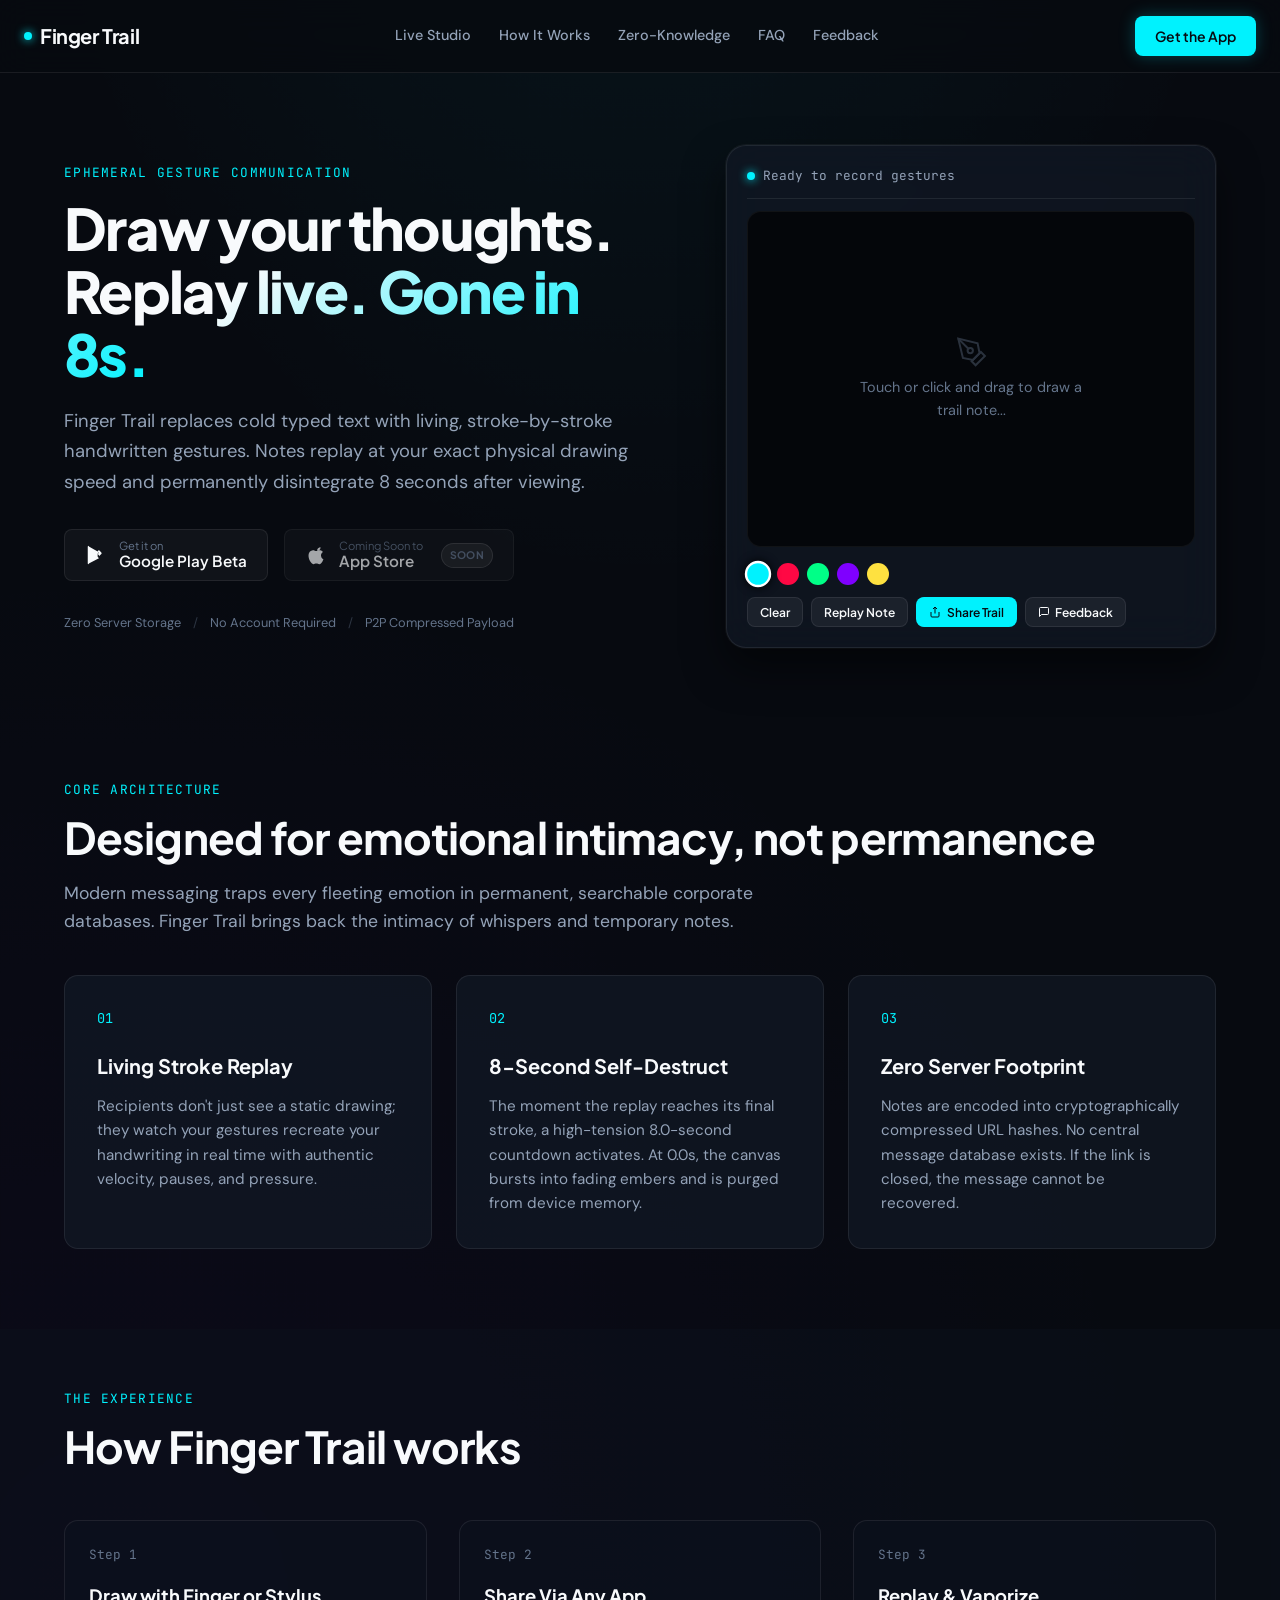
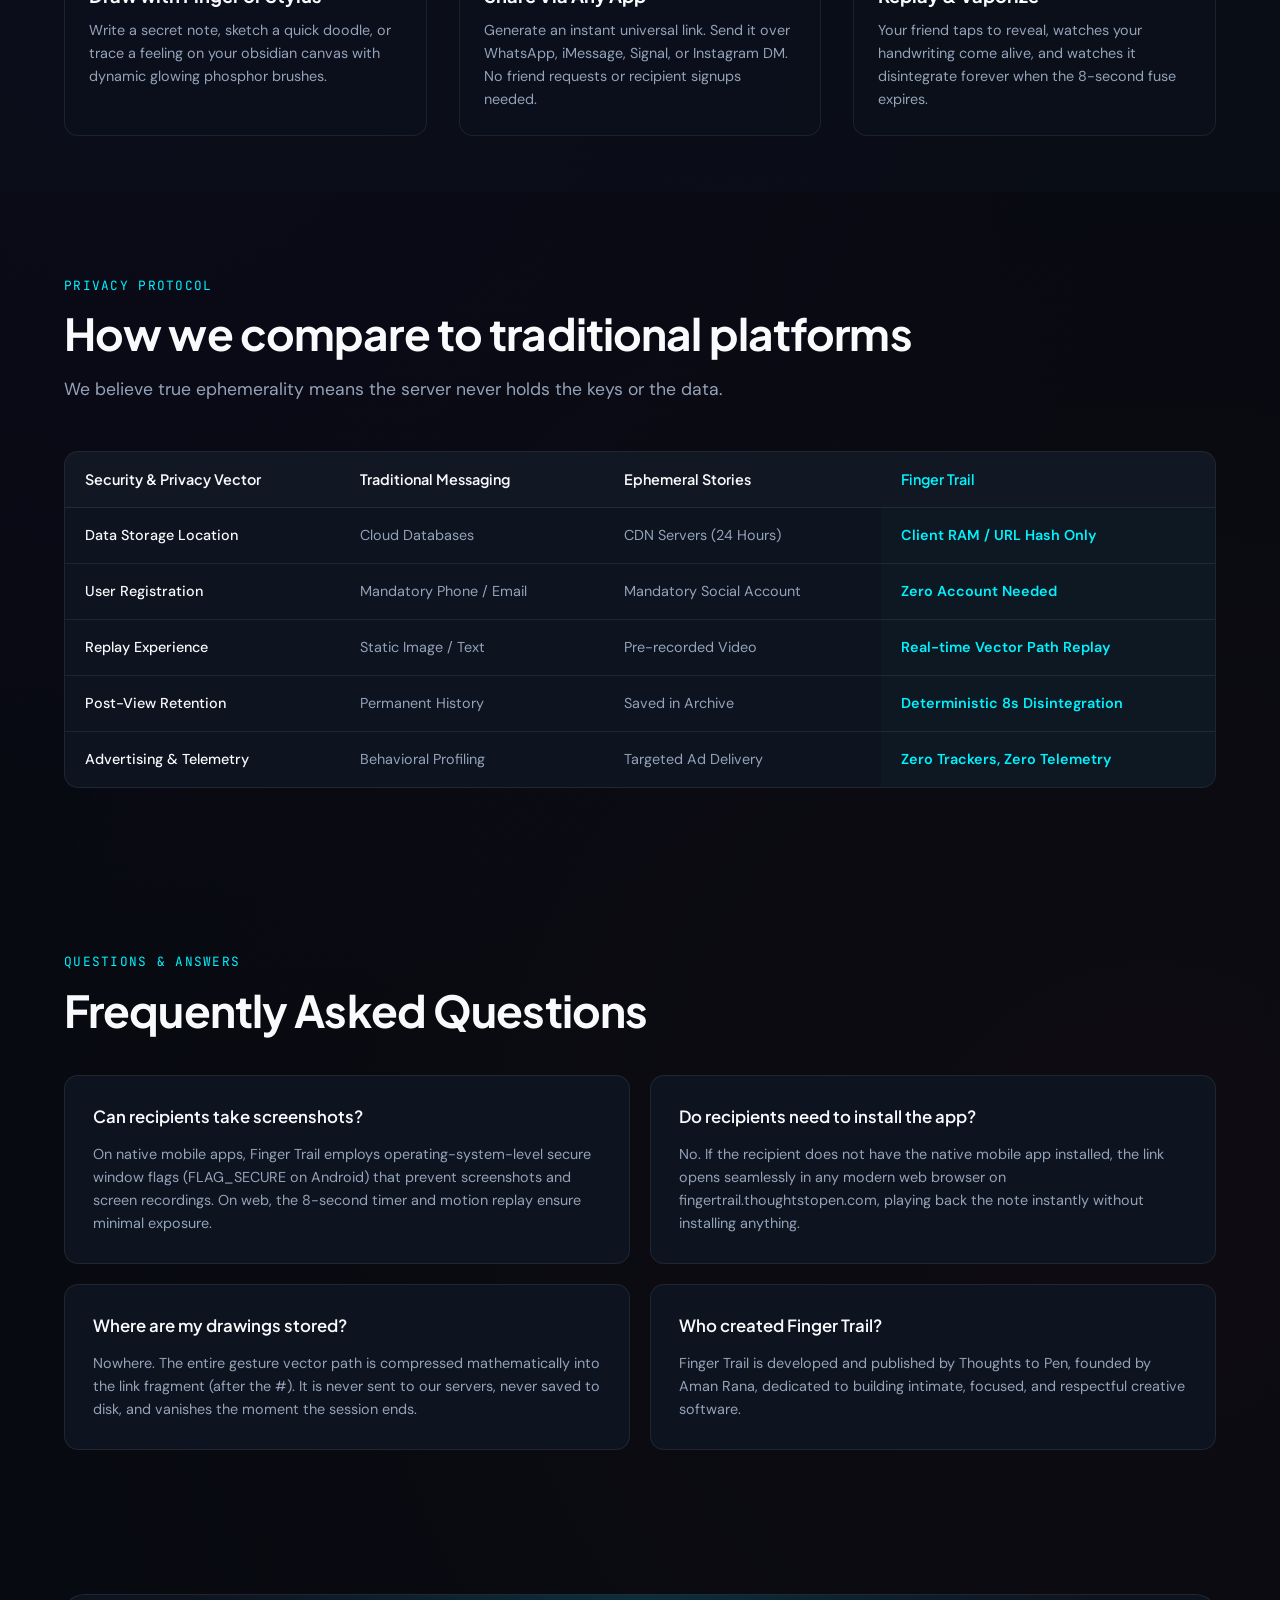
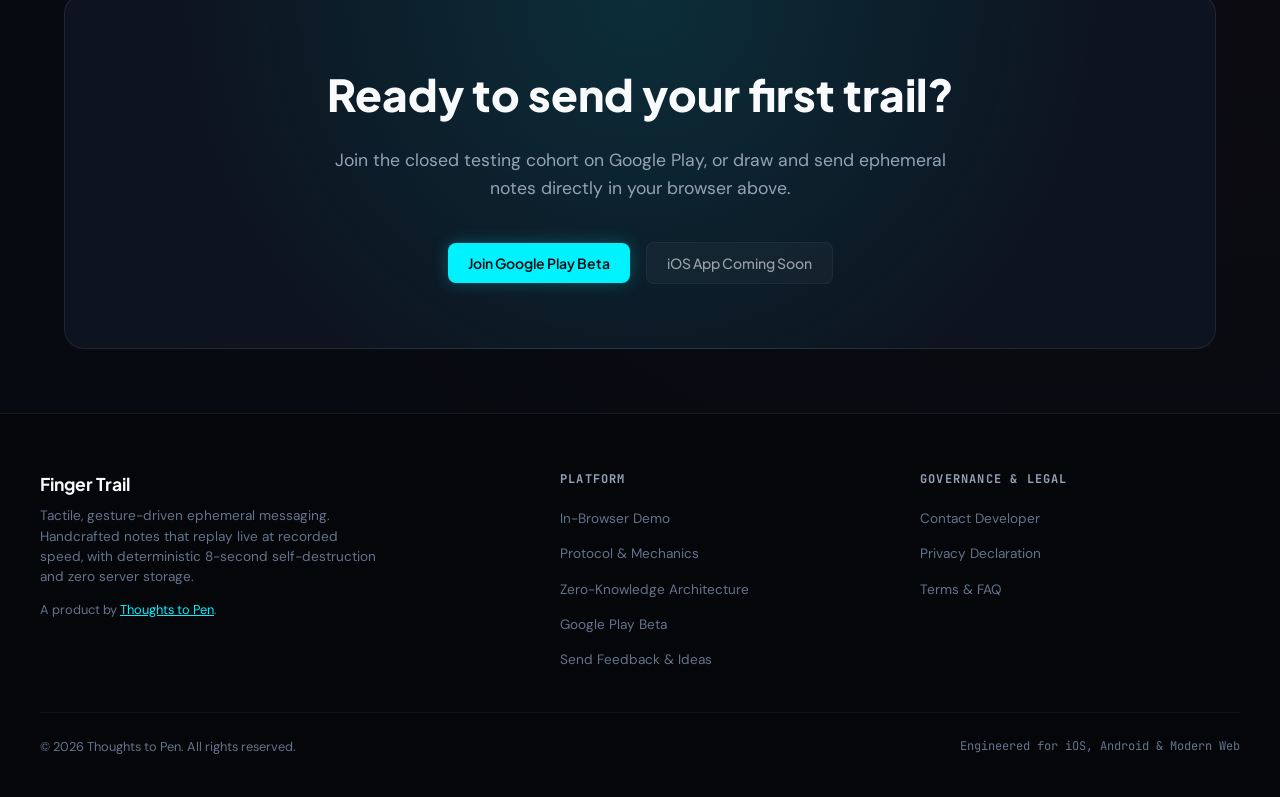
<file: index.html>
<!DOCTYPE html><html lang="en"><head><meta charset="UTF-8"><meta name="viewport" content="width=device-width, initial-scale=1.0"><script async src="https://www.googletagmanager.com/gtag/js?id=G-R0CCMES89R"></script><script> window.dataLayer = window.dataLayer || []; function gtag(){dataLayer.push(arguments);} gtag('js', new Date()); gtag('config', 'G-R0CCMES89R'); </script><title>Finger Trail — Ephemeral Gesture Messaging | Thoughts to Pen</title><meta name="description" content="Finger Trail is an ephemeral, gesture-driven messaging app by Thoughts to Pen. Draw thoughts with glowing neon trails, replay them at recorded speed, and watch them self-destruct in 8 seconds."><link rel="canonical" href="https://fingertrail.thoughtstopen.com/"><link rel="icon" type="image/svg+xml" href="/favicon.svg"><link rel="icon" type="image/png" sizes="32x32" href="/assets/images/favicon-32x32.png"><link rel="icon" type="image/png" sizes="16x16" href="/assets/images/favicon-16x16.png"><link rel="apple-touch-icon" sizes="180x180" href="/assets/images/apple-touch-icon.png"><meta property="og:site_name" content="Finger Trail by Thoughts to Pen"><meta property="og:title" content="Finger Trail — Ephemeral Gesture Messaging | Thoughts to Pen"><meta property="og:description" content="Finger Trail is an ephemeral, gesture-driven messaging app by Thoughts to Pen. Draw thoughts with glowing neon trails, replay them at recorded speed, and watch them self-destruct in 8 seconds."><meta property="og:url" content="https://fingertrail.thoughtstopen.com/"><meta property="og:type" content="website"><meta property="og:image" content="https://fingertrail.thoughtstopen.com/assets/images/og_banner.png"><meta name="twitter:card" content="summary_large_image"><meta name="twitter:title" content="Finger Trail — Ephemeral Gesture Messaging | Thoughts to Pen"><meta name="twitter:description" content="Finger Trail is an ephemeral, gesture-driven messaging app by Thoughts to Pen. Draw thoughts with glowing neon trails, replay them at recorded speed, and watch them self-destruct in 8 seconds."><meta name="twitter:image" content="https://fingertrail.thoughtstopen.com/assets/images/og_banner.png"><link rel="preconnect" href="https://fonts.googleapis.com"><link rel="preconnect" href="https://fonts.gstatic.com" crossorigin><link href="https://fonts.googleapis.com/css2?family=DM+Sans:ital,opsz,wght@0,9..40,400..700;1,9..40,400..700&family=JetBrains+Mono:wght@400;600;700&family=Plus+Jakarta+Sans:wght@500;600;700;800&display=swap" rel="stylesheet"><link rel="stylesheet" href="/assets/css/main.css"></head><body><header class="site-header"><div class="site-header-inner"><a href="/" class="brand-wordmark"><span class="brand-dot"></span> Finger Trail </a><nav class="site-nav"><a href="#demo" class="nav-link">Live Studio</a><a href="#how-it-works" class="nav-link">How It Works</a><a href="#privacy" class="nav-link">Zero-Knowledge</a><a href="#faq" class="nav-link">FAQ</a><a href="#feedback" class="nav-link" id="navFeedbackBtn">Feedback</a></nav><div class="header-actions"><a href="#download" class="btn-primary">Get the App</a></div></div></header><main><section class="section hero"><div class="container"><div class="hero-grid"><div class="hero-content"><span class="section-kicker">Ephemeral Gesture Communication</span><h1 class="hero-headline"> Draw your thoughts. <br><span class="hero-gradient-text">Replay live. Gone in 8s.</span></h1><p class="hero-lead"> Finger Trail replaces cold typed text with living, stroke-by-stroke handwritten gestures. Notes replay at your exact physical drawing speed and permanently disintegrate 8 seconds after viewing. </p><div class="hero-badges" id="download"><a href="https://play.google.com/apps/testing/com.thoughtstopen" class="store-badge-btn" target="_blank" rel="noopener"><svg class="store-badge-icon" viewBox="0 0 24 24"><path d="M3.609 1.814L13.793 12 3.61 22.186a2.006 2.006 0 0 1-.61-.926V2.74a2.01 2.01 0 0 1 .609-.926zm11.603 11.604l2.585-2.585a1.18 1.18 0 0 0 0-1.666l-2.585-2.585-1.42 1.42 1.42 1.42-1.42 1.42 1.42 1.42-.001.001zm-1.417-1.418L4.697 2.902l10.517 6.072-1.42 1.42-.001.006zm0 2l1.42 1.42L4.697 21.098l9.098-9.098z"/></svg><div class="store-badge-text"><small>Get it on</small><strong>Google Play Beta</strong></div></a><div class="store-badge-btn store-badge-disabled" title="Apple App Store release coming soon"><svg class="store-badge-icon" viewBox="0 0 24 24"><path d="M18.71 19.5c-.83 1.24-1.71 2.45-3.05 2.47-1.34.03-1.77-.79-3.29-.79-1.53 0-2 .77-3.27.82-1.31.05-2.3-1.32-3.14-2.53C4.25 17 2.94 12.45 4.7 9.39c.87-1.52 2.43-2.48 4.12-2.51 1.28-.02 2.5.87 3.29.87.78 0 2.26-1.07 3.81-.91.65.03 2.47.26 3.64 1.98-.09.06-2.17 1.28-2.15 3.81.03 3.02 2.65 4.03 2.68 4.04-.03.07-.42 1.44-1.38 2.83M15.97 6.37c.63-.78 1.06-1.85.94-2.94-1 .04-2.16.66-2.83 1.44-.59.68-1.11 1.78-.97 2.84 1.11.09 2.22-.57 2.86-1.34z"/></svg><div class="store-badge-text"><small>Coming Soon to</small><strong>App Store</strong></div><span class="store-badge-pill">Soon</span></div></div><div class="hero-meta-strip"><span>Zero Server Storage</span><span class="meta-sep">/</span><span>No Account Required</span><span class="meta-sep">/</span><span>P2P Compressed Payload</span></div></div><div class="hero-canvas-wrapper"><div class="canvas-card" id="demo"><div class="canvas-card-header"><div class="canvas-status"><span class="brand-dot"></span><span id="canvasStatusText">Ready to record gestures</span></div><div class="countdown-box" id="countdownBox"> SELF-DESTRUCT: 8.0s </div></div><div class="canvas-viewport"><canvas id="demoCanvas"></canvas><div class="canvas-placeholder-hint" id="canvasHint"><svg width="32" height="32" viewBox="0 0 24 24" fill="none" stroke="currentColor" stroke-width="1.5"><path d="M12 19l7-7 3 3-7 7-3-3z"/><path d="M18 13l-1.5-7.5L2 2l3.5 14.5L13 18l5-5z"/><path d="M2 2l7.586 7.586"/><circle cx="11" cy="11" r="2"/></svg><p>Touch or click and drag to draw a trail note...</p></div></div><div class="canvas-controls" id="canvasControls"><div class="palette-picker" id="palettePicker" title="Select Phosphor Color"><button class="color-dot active" data-color="cyan" style="background: #00f2fe;" aria-label="Cyan Phosphor"></button><button class="color-dot" data-color="magenta" style="background: #ff0844;" aria-label="Magenta Neon"></button><button class="color-dot" data-color="lime" style="background: #00ff87;" aria-label="Acid Lime"></button><button class="color-dot" data-color="violet" style="background: #7f00ff;" aria-label="Electric Violet"></button><button class="color-dot" data-color="amber" style="background: #fee140;" aria-label="Solar Gold"></button></div><div class="action-buttons" id="actionButtons"><button class="btn-xs" id="clearBtn">Clear</button><button class="btn-xs" id="playBtn">Replay Note</button><button class="btn-xs btn-xs-primary" id="shareBtn" title="Share drawn trail via instant link"><svg width="12" height="12" viewBox="0 0 24 24" fill="none" stroke="currentColor" stroke-width="2" style="margin-right: 4px; vertical-align: -1px; display: inline-block;"><path d="M4 12v8a2 2 0 0 0 2 2h12a2 2 0 0 0 2-2v-8"></path><polyline points="16 6 12 2 8 6"></polyline><line x1="12" y1="2" x2="12" y2="15"></line></svg> Share Trail </button><button class="btn-xs" id="feedbackBtn" title="Send Feedback or Report Bug"><svg width="12" height="12" viewBox="0 0 24 24" fill="none" stroke="currentColor" stroke-width="2" style="margin-right: 3px; vertical-align: -1px; display: inline-block;"><path d="M21 15a2 2 0 0 1-2 2H7l-4 4V5a2 2 0 0 1 2-2h14a2 2 0 0 1 2 2z"></path></svg> Feedback </button></div><div class="viewer-actions" id="viewerActions" style="display: none;"><span class="viewer-tag" id="viewerTag">🔒 Secret Message Received</span><button class="btn-xs btn-xs-primary" id="replyBtn" style="display: none;">Reply with a Finger Trail</button></div></div></div><div class="ft-modal-backdrop" id="feedbackModal" aria-hidden="true"><div class="ft-modal-card"><div class="ft-modal-header"><div class="ft-modal-title"><svg width="18" height="18" viewBox="0 0 24 24" fill="none" stroke="#00f2fe" stroke-width="2"><path d="M21 15a2 2 0 0 1-2 2H7l-4 4V5a2 2 0 0 1 2-2h14a2 2 0 0 1 2 2z"></path></svg><span>Send Feedback & Ideas</span></div><button class="ft-modal-close" id="feedbackModalClose" aria-label="Close dialog">&times;</button></div><div class="ft-modal-body"><p class="ft-modal-desc"> Help us shape Finger Trail! Share bug reports, brush shader suggestions, or your thoughts. Your input goes directly to the Thoughts to Pen development team. </p><label class="ft-telemetry-toggle-box" for="ftTelemetryCheckbox"><input type="checkbox" id="ftTelemetryCheckbox" checked><div class="ft-toggle-labels"><span class="ft-toggle-title">Attach non-invasive device diagnostics</span><span class="ft-toggle-subtitle">Includes screen resolution, DPR, and browser type to help engineers replicate and fix visual bugs. No personal data is collected.</span></div></label><div class="ft-modal-actions"><button class="ft-btn-cancel" id="feedbackModalCancel">Cancel</button><button class="ft-btn-submit" id="feedbackModalSubmit"><span>Open Feedback Form</span><svg width="13" height="13" viewBox="0 0 24 24" fill="none" stroke="currentColor" stroke-width="2.5"><line x1="7" y1="17" x2="17" y2="7"></line><polyline points="7 7 17 7 17 17"></polyline></svg></button></div></div></div></div></div></div></div></section><section class="section" id="how-it-works"><div class="container"><span class="section-kicker">Core Architecture</span><h2 class="section-title">Designed for emotional intimacy, not permanence</h2><p class="section-desc"> Modern messaging traps every fleeting emotion in permanent, searchable corporate databases. Finger Trail brings back the intimacy of whispers and temporary notes. </p><div class="bento-grid"><div class="bento-card"><span class="bento-num">01</span><h3 class="bento-title">Living Stroke Replay</h3><p class="bento-text"> Recipients don't just see a static drawing; they watch your gestures recreate your handwriting in real time with authentic velocity, pauses, and pressure. </p></div><div class="bento-card"><span class="bento-num">02</span><h3 class="bento-title">8-Second Self-Destruct</h3><p class="bento-text"> The moment the replay reaches its final stroke, a high-tension 8.0-second countdown activates. At 0.0s, the canvas bursts into fading embers and is purged from device memory. </p></div><div class="bento-card"><span class="bento-num">03</span><h3 class="bento-title">Zero Server Footprint</h3><p class="bento-text"> Notes are encoded into cryptographically compressed URL hashes. No central message database exists. If the link is closed, the message cannot be recovered. </p></div></div></div></section><section class="section section-tight" style="background: rgba(13, 19, 31, 0.4);"><div class="container"><span class="section-kicker">The Experience</span><h2 class="section-title">How Finger Trail works</h2><div class="steps-container"><div class="step-item"><div class="step-badge">Step 1</div><h3 class="step-heading">Draw with Finger or Stylus</h3><p class="step-desc"> Write a secret note, sketch a quick doodle, or trace a feeling on your obsidian canvas with dynamic glowing phosphor brushes. </p></div><div class="step-item"><div class="step-badge">Step 2</div><h3 class="step-heading">Share Via Any App</h3><p class="step-desc"> Generate an instant universal link. Send it over WhatsApp, iMessage, Signal, or Instagram DM. No friend requests or recipient signups needed. </p></div><div class="step-item"><div class="step-badge">Step 3</div><h3 class="step-heading">Replay & Vaporize</h3><p class="step-desc"> Your friend taps to reveal, watches your handwriting come alive, and watches it disintegrate forever when the 8-second fuse expires. </p></div></div></div></section><section class="section" id="privacy"><div class="container"><span class="section-kicker">Privacy Protocol</span><h2 class="section-title">How we compare to traditional platforms</h2><p class="section-desc"> We believe true ephemerality means the server never holds the keys or the data. </p><div class="table-container"><table class="comparison-table"><thead><tr><th>Security & Privacy Vector</th><th>Traditional Messaging</th><th>Ephemeral Stories</th><th class="highlight-col">Finger Trail</th></tr></thead><tbody><tr><td class="feature-col">Data Storage Location</td><td>Cloud Databases</td><td>CDN Servers (24 Hours)</td><td class="highlight-col">Client RAM / URL Hash Only</td></tr><tr><td class="feature-col">User Registration</td><td>Mandatory Phone / Email</td><td>Mandatory Social Account</td><td class="highlight-col">Zero Account Needed</td></tr><tr><td class="feature-col">Replay Experience</td><td>Static Image / Text</td><td>Pre-recorded Video</td><td class="highlight-col">Real-time Vector Path Replay</td></tr><tr><td class="feature-col">Post-View Retention</td><td>Permanent History</td><td>Saved in Archive</td><td class="highlight-col">Deterministic 8s Disintegration</td></tr><tr><td class="feature-col">Advertising & Telemetry</td><td>Behavioral Profiling</td><td>Targeted Ad Delivery</td><td class="highlight-col">Zero Trackers, Zero Telemetry</td></tr></tbody></table></div></div></section><section class="section" id="faq"><div class="container"><span class="section-kicker">Questions & Answers</span><h2 class="section-title">Frequently Asked Questions</h2><div class="faq-grid"><div class="faq-card"><h3 class="faq-q">Can recipients take screenshots?</h3><p class="faq-a"> On native mobile apps, Finger Trail employs operating-system-level secure window flags (FLAG_SECURE on Android) that prevent screenshots and screen recordings. On web, the 8-second timer and motion replay ensure minimal exposure. </p></div><div class="faq-card"><h3 class="faq-q">Do recipients need to install the app?</h3><p class="faq-a"> No. If the recipient does not have the native mobile app installed, the link opens seamlessly in any modern web browser on fingertrail.thoughtstopen.com, playing back the note instantly without installing anything. </p></div><div class="faq-card"><h3 class="faq-q">Where are my drawings stored?</h3><p class="faq-a"> Nowhere. The entire gesture vector path is compressed mathematically into the link fragment (after the #). It is never sent to our servers, never saved to disk, and vanishes the moment the session ends. </p></div><div class="faq-card"><h3 class="faq-q">Who created Finger Trail?</h3><p class="faq-a"> Finger Trail is developed and published by Thoughts to Pen, founded by Aman Rana, dedicated to building intimate, focused, and respectful creative software. </p></div></div></div></section><section class="container"><div class="cta-banner"><h2>Ready to send your first trail?</h2><p>Join the closed testing cohort on Google Play, or draw and send ephemeral notes directly in your browser above.</p><div style="display: flex; justify-content: center; gap: 1rem; flex-wrap: wrap; align-items: center;"><a href="https://play.google.com/apps/testing/com.thoughtstopen" class="btn-primary" target="_blank" rel="noopener"> Join Google Play Beta </a><span class="btn-secondary" style="opacity: 0.6; cursor: default; user-select: none;"> iOS App Coming Soon </span></div></div></section></main><footer class="site-footer"><div class="footer-inner"><div class="footer-brand"><h4>Finger Trail</h4><p>Tactile, gesture-driven ephemeral messaging. Handcrafted notes that replay live at recorded speed, with deterministic 8-second self-destruction and zero server storage.</p><p style="margin-top: 0.75rem; font-size: 0.8rem; color: var(--text-muted);"> A product by <a href="https://thoughtstopen.com" target="_blank" rel="noopener" style="color: var(--accent-cyan); text-decoration: underline;">Thoughts to Pen</a>. </p></div><div class="footer-col"><h5>Platform</h5><ul class="footer-links"><li><a href="#demo">In-Browser Demo</a></li><li><a href="#how-it-works">Protocol & Mechanics</a></li><li><a href="#privacy">Zero-Knowledge Architecture</a></li><li><a href="#download">Google Play Beta</a></li><li><a href="#feedback" id="footerFeedbackBtn">Send Feedback & Ideas</a></li></ul></div><div class="footer-col"><h5>Governance & Legal</h5><ul class="footer-links"><li><a href="https://thoughtstopen.com/contact/" target="_blank" rel="noopener">Contact Developer</a></li><li><a href="/privacy.html">Privacy Declaration</a></li><li><a href="#faq">Terms & FAQ</a></li></ul></div></div><div class="footer-bottom"><div> &copy; <span id="ft-year">2026</span> Thoughts to Pen. All rights reserved. <script>try{document.getElementById('ft-year').textContent=new Date().getFullYear();}catch(e){}</script></div><div style="font-family: var(--font-mono); font-size: 0.75rem;"> Engineered for iOS, Android & Modern Web </div></div></footer><script src="/assets/js/trail_engine.js" defer></script></body></html>
</file>
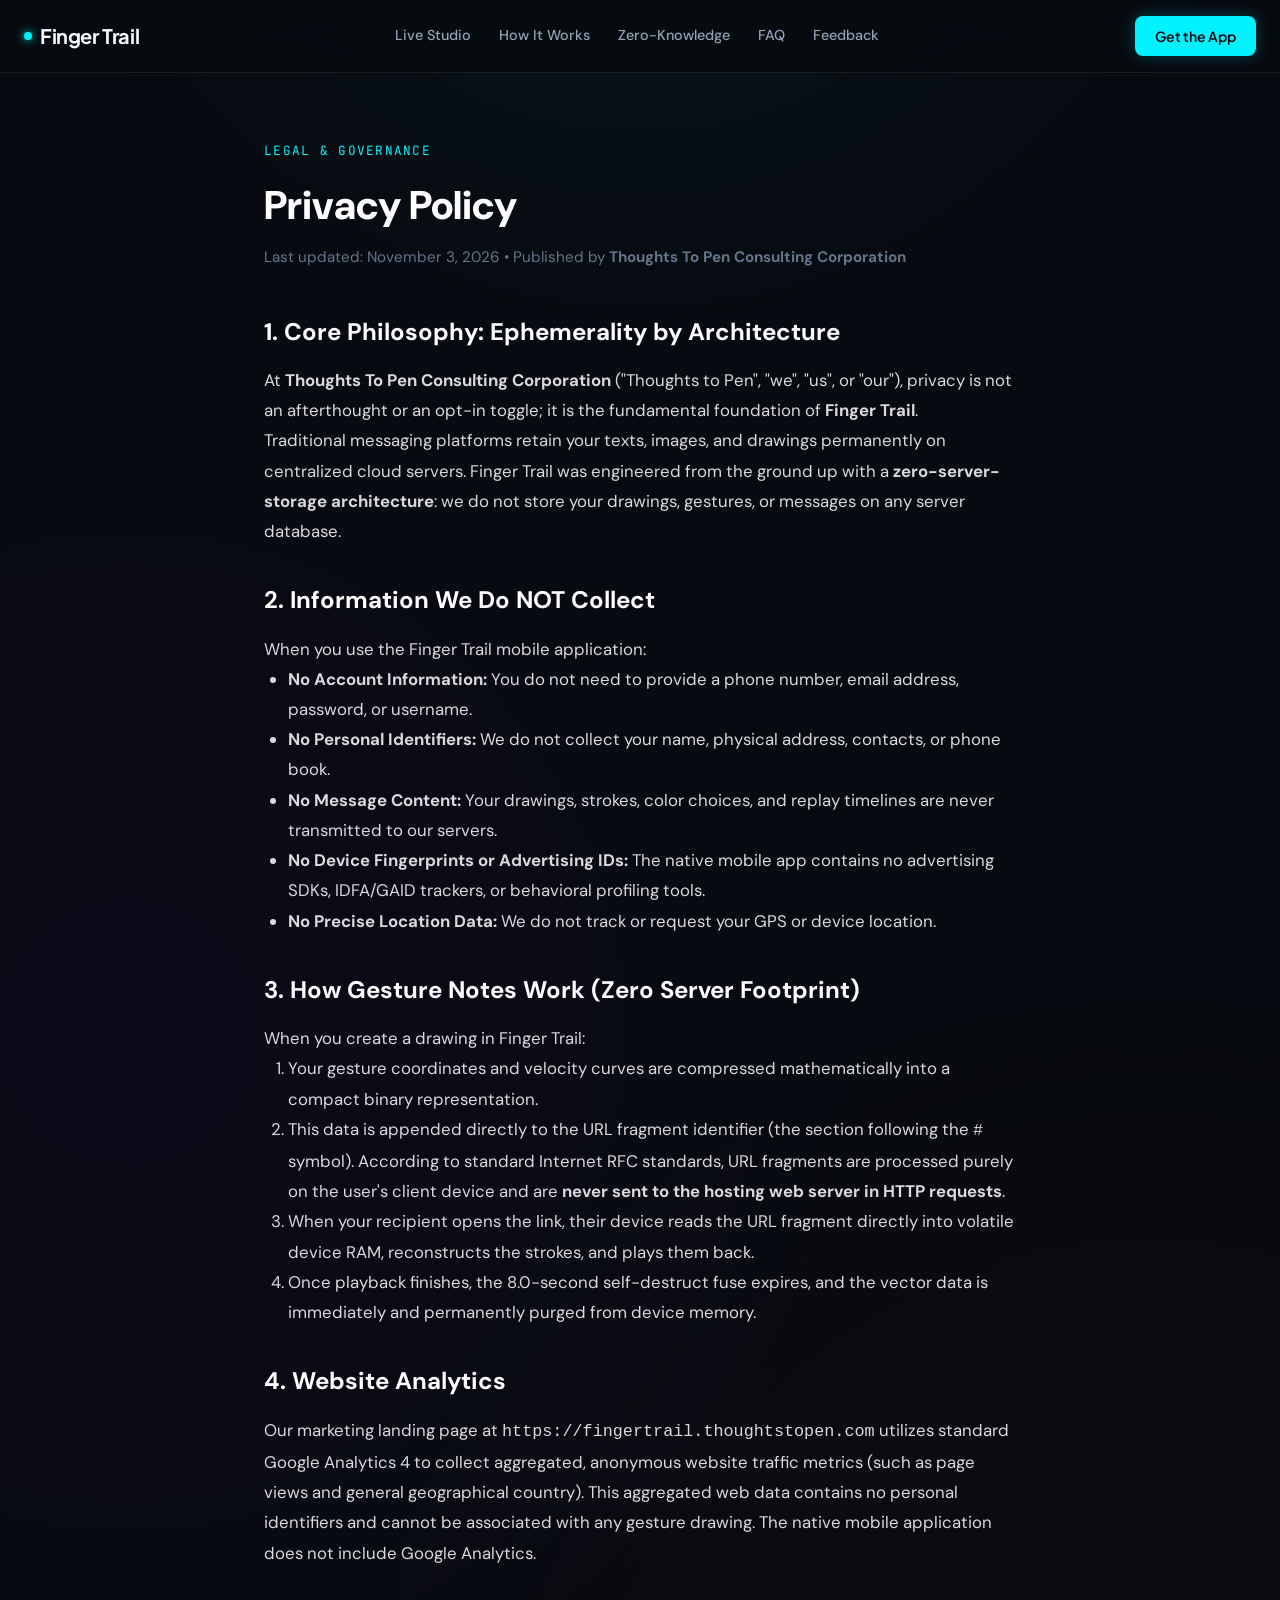
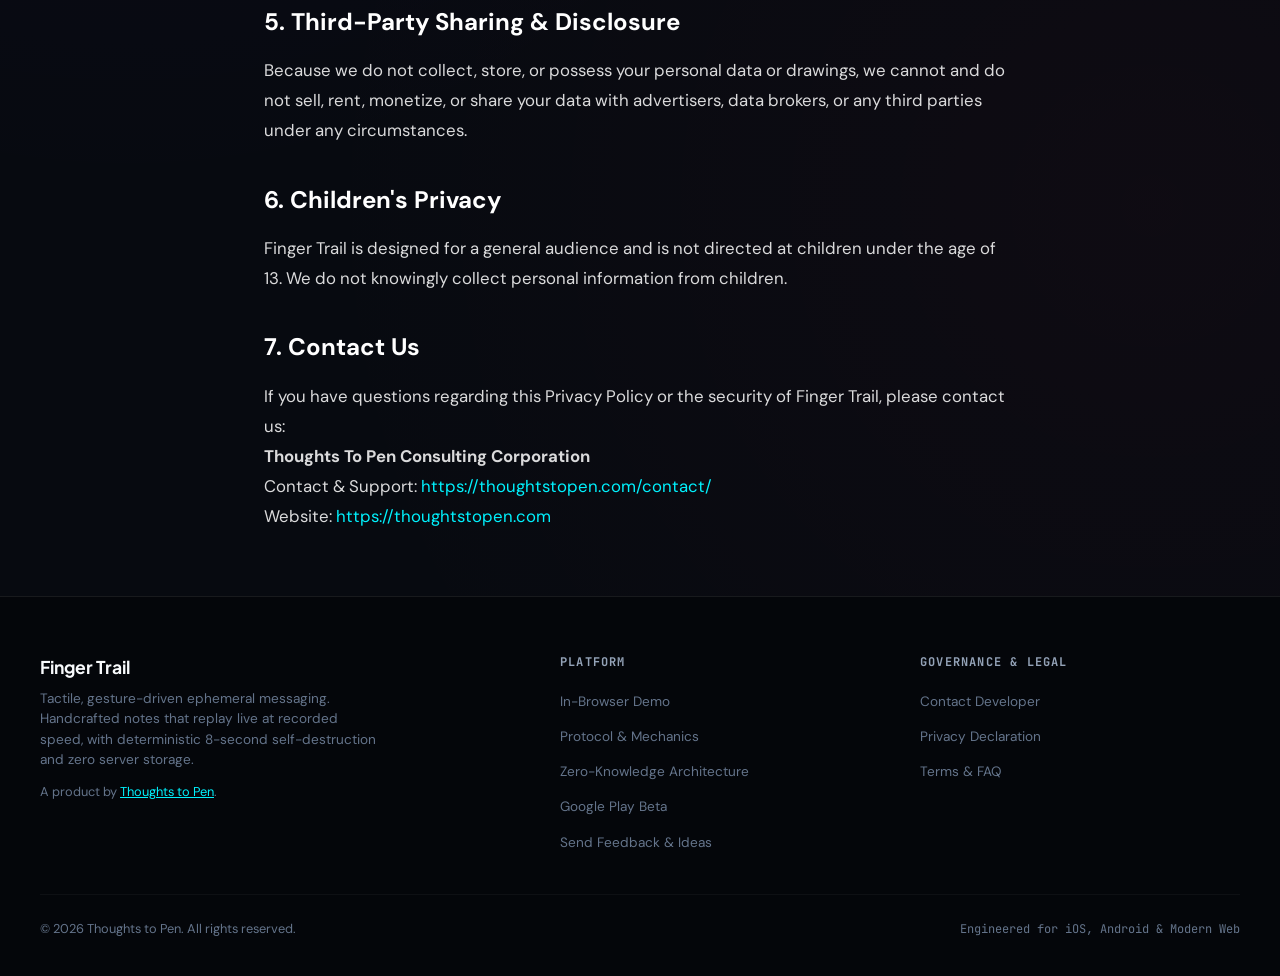
<file: privacy/index.html>
<!DOCTYPE html><html lang="en"><head><meta charset="UTF-8"><meta name="viewport" content="width=device-width, initial-scale=1.0"><script async src="https://www.googletagmanager.com/gtag/js?id=G-R0CCMES89R"></script><script> window.dataLayer = window.dataLayer || []; function gtag(){dataLayer.push(arguments);} gtag('js', new Date()); gtag('config', 'G-R0CCMES89R'); </script><title>Privacy Policy — Finger Trail by Thoughts to Pen</title><meta name="description" content="Privacy Policy for Finger Trail. Zero-knowledge architecture, zero server storage of drawings, zero trackers."><link rel="canonical" href="https://fingertrail.thoughtstopen.com/privacy.html"><link rel="icon" type="image/svg+xml" href="/favicon.svg"><link rel="icon" type="image/png" sizes="32x32" href="/assets/images/favicon-32x32.png"><link rel="icon" type="image/png" sizes="16x16" href="/assets/images/favicon-16x16.png"><link rel="apple-touch-icon" sizes="180x180" href="/assets/images/apple-touch-icon.png"><meta property="og:site_name" content="Finger Trail by Thoughts to Pen"><meta property="og:title" content="Privacy Policy — Finger Trail by Thoughts to Pen"><meta property="og:description" content="Privacy Policy for Finger Trail. Zero-knowledge architecture, zero server storage of drawings, zero trackers."><meta property="og:url" content="https://fingertrail.thoughtstopen.com/privacy.html"><meta property="og:type" content="website"><meta property="og:image" content="https://fingertrail.thoughtstopen.com/assets/images/og_banner.png"><meta name="twitter:card" content="summary_large_image"><meta name="twitter:title" content="Privacy Policy — Finger Trail by Thoughts to Pen"><meta name="twitter:description" content="Privacy Policy for Finger Trail. Zero-knowledge architecture, zero server storage of drawings, zero trackers."><meta name="twitter:image" content="https://fingertrail.thoughtstopen.com/assets/images/og_banner.png"><link rel="preconnect" href="https://fonts.googleapis.com"><link rel="preconnect" href="https://fonts.gstatic.com" crossorigin><link href="https://fonts.googleapis.com/css2?family=DM+Sans:ital,opsz,wght@0,9..40,400..700;1,9..40,400..700&family=JetBrains+Mono:wght@400;600;700&family=Plus+Jakarta+Sans:wght@500;600;700;800&display=swap" rel="stylesheet"><link rel="stylesheet" href="/assets/css/main.css"></head><body><header class="site-header"><div class="site-header-inner"><a href="/" class="brand-wordmark"><span class="brand-dot"></span> Finger Trail </a><nav class="site-nav"><a href="#demo" class="nav-link">Live Studio</a><a href="#how-it-works" class="nav-link">How It Works</a><a href="#privacy" class="nav-link">Zero-Knowledge</a><a href="#faq" class="nav-link">FAQ</a><a href="#feedback" class="nav-link" id="navFeedbackBtn">Feedback</a></nav><div class="header-actions"><a href="#download" class="btn-primary">Get the App</a></div></div></header><main><div class="container" style="max-width: 800px; padding: 4rem 1.5rem;"><span class="section-kicker">Legal & Governance</span><h1 style="font-size: 2.5rem; font-weight: 800; margin-bottom: 0.5rem; color: #ffffff;">Privacy Policy</h1><p style="color: var(--text-muted); font-size: 0.95rem; margin-bottom: 2.5rem;"> Last updated: November 3, 2026 &bull; Published by <strong>Thoughts To Pen Consulting Corporation</strong></p><div style="color: rgba(255,255,255,0.85); line-height: 1.8; font-size: 1.05rem;"><h2 style="color: #ffffff; font-size: 1.5rem; margin-top: 2rem; margin-bottom: 0.75rem;">1. Core Philosophy: Ephemerality by Architecture</h2><p> At <strong>Thoughts To Pen Consulting Corporation</strong> ("Thoughts to Pen", "we", "us", or "our"), privacy is not an afterthought or an opt-in toggle; it is the fundamental foundation of <strong>Finger Trail</strong>. </p><p> Traditional messaging platforms retain your texts, images, and drawings permanently on centralized cloud servers. Finger Trail was engineered from the ground up with a <strong>zero-server-storage architecture</strong>: we do not store your drawings, gestures, or messages on any server database. </p><h2 style="color: #ffffff; font-size: 1.5rem; margin-top: 2rem; margin-bottom: 0.75rem;">2. Information We Do NOT Collect</h2><p>When you use the Finger Trail mobile application:</p><ul style="padding-left: 1.5rem; margin-bottom: 1.5rem;"><li><strong>No Account Information:</strong> You do not need to provide a phone number, email address, password, or username.</li><li><strong>No Personal Identifiers:</strong> We do not collect your name, physical address, contacts, or phone book.</li><li><strong>No Message Content:</strong> Your drawings, strokes, color choices, and replay timelines are never transmitted to our servers.</li><li><strong>No Device Fingerprints or Advertising IDs:</strong> The native mobile app contains no advertising SDKs, IDFA/GAID trackers, or behavioral profiling tools.</li><li><strong>No Precise Location Data:</strong> We do not track or request your GPS or device location.</li></ul><h2 style="color: #ffffff; font-size: 1.5rem; margin-top: 2rem; margin-bottom: 0.75rem;">3. How Gesture Notes Work (Zero Server Footprint)</h2><p> When you create a drawing in Finger Trail: </p><ol style="padding-left: 1.5rem; margin-bottom: 1.5rem;"><li>Your gesture coordinates and velocity curves are compressed mathematically into a compact binary representation.</li><li>This data is appended directly to the URL fragment identifier (the section following the <code>#</code> symbol). According to standard Internet RFC standards, URL fragments are processed purely on the user's client device and are <strong>never sent to the hosting web server in HTTP requests</strong>.</li><li>When your recipient opens the link, their device reads the URL fragment directly into volatile device RAM, reconstructs the strokes, and plays them back.</li><li>Once playback finishes, the 8.0-second self-destruct fuse expires, and the vector data is immediately and permanently purged from device memory.</li></ol><h2 style="color: #ffffff; font-size: 1.5rem; margin-top: 2rem; margin-bottom: 0.75rem;">4. Website Analytics</h2><p> Our marketing landing page at <code>https://fingertrail.thoughtstopen.com</code> utilizes standard Google Analytics 4 to collect aggregated, anonymous website traffic metrics (such as page views and general geographical country). This aggregated web data contains no personal identifiers and cannot be associated with any gesture drawing. The native mobile application does not include Google Analytics. </p><h2 style="color: #ffffff; font-size: 1.5rem; margin-top: 2rem; margin-bottom: 0.75rem;">5. Third-Party Sharing & Disclosure</h2><p> Because we do not collect, store, or possess your personal data or drawings, we cannot and do not sell, rent, monetize, or share your data with advertisers, data brokers, or any third parties under any circumstances. </p><h2 style="color: #ffffff; font-size: 1.5rem; margin-top: 2rem; margin-bottom: 0.75rem;">6. Children's Privacy</h2><p> Finger Trail is designed for a general audience and is not directed at children under the age of 13. We do not knowingly collect personal information from children. </p><h2 style="color: #ffffff; font-size: 1.5rem; margin-top: 2rem; margin-bottom: 0.75rem;">7. Contact Us</h2><p> If you have questions regarding this Privacy Policy or the security of Finger Trail, please contact us: </p><p><strong>Thoughts To Pen Consulting Corporation</strong><br> Contact &amp; Support: <a href="https://thoughtstopen.com/contact/" target="_blank" rel="noopener" style="color: var(--accent-cyan);">https://thoughtstopen.com/contact/</a><br> Website: <a href="https://thoughtstopen.com" target="_blank" rel="noopener" style="color: var(--accent-cyan);">https://thoughtstopen.com</a></p></div></div></main><footer class="site-footer"><div class="footer-inner"><div class="footer-brand"><h4>Finger Trail</h4><p>Tactile, gesture-driven ephemeral messaging. Handcrafted notes that replay live at recorded speed, with deterministic 8-second self-destruction and zero server storage.</p><p style="margin-top: 0.75rem; font-size: 0.8rem; color: var(--text-muted);"> A product by <a href="https://thoughtstopen.com" target="_blank" rel="noopener" style="color: var(--accent-cyan); text-decoration: underline;">Thoughts to Pen</a>. </p></div><div class="footer-col"><h5>Platform</h5><ul class="footer-links"><li><a href="#demo">In-Browser Demo</a></li><li><a href="#how-it-works">Protocol & Mechanics</a></li><li><a href="#privacy">Zero-Knowledge Architecture</a></li><li><a href="#download">Google Play Beta</a></li><li><a href="#feedback" id="footerFeedbackBtn">Send Feedback & Ideas</a></li></ul></div><div class="footer-col"><h5>Governance & Legal</h5><ul class="footer-links"><li><a href="https://thoughtstopen.com/contact/" target="_blank" rel="noopener">Contact Developer</a></li><li><a href="/privacy.html">Privacy Declaration</a></li><li><a href="#faq">Terms & FAQ</a></li></ul></div></div><div class="footer-bottom"><div> &copy; <span id="ft-year">2026</span> Thoughts to Pen. All rights reserved. <script>try{document.getElementById('ft-year').textContent=new Date().getFullYear();}catch(e){}</script></div><div style="font-family: var(--font-mono); font-size: 0.75rem;"> Engineered for iOS, Android & Modern Web </div></div></footer><script src="/assets/js/trail_engine.js" defer></script></body></html>
</file>
<file: assets/css/main.css>
:root{--bg-primary: #070a10;--bg-secondary: #0d131f;--bg-card: rgba(18, 25, 38, .7);--bg-card-hover: rgba(26, 36, 54, .85);--border-subtle: rgba(255, 255, 255, .08);--border-highlight: rgba(0, 242, 254, .3);--text-primary: #f8fafc;--text-secondary: #94a3b8;--text-muted: #64748b;--accent-cyan: #00f2fe;--accent-purple: #7f00ff;--accent-rose: #ff3366;--accent-amber: #f59e0b;--radius-sm: 8px;--radius-md: 14px;--radius-lg: 20px;--font-display: "Plus Jakarta Sans", -apple-system, BlinkMacSystemFont, sans-serif;--font-body: "DM Sans", -apple-system, BlinkMacSystemFont, sans-serif;--font-mono: "JetBrains Mono", monospace}*,*:before,*:after{box-sizing:border-box;margin:0;padding:0}html{background-color:var(--bg-primary);color:var(--text-primary);font-family:var(--font-body);font-size:16px;line-height:1.6;scroll-behavior:smooth;-webkit-font-smoothing:antialiased}body{min-height:100vh;display:flex;flex-direction:column;overflow-x:hidden;background-image:radial-gradient(ellipse 80% 50% at 50% -20%,rgba(0,242,254,.08),transparent 70%),radial-gradient(circle at 10% 40%,rgba(127,0,255,.04),transparent 40%),radial-gradient(circle at 90% 70%,rgba(255,51,102,.03),transparent 40%)}a{color:inherit;text-decoration:none;transition:color .2s ease}.site-header{position:sticky;top:0;z-index:100;backdrop-filter:blur(16px);-webkit-backdrop-filter:blur(16px);background:#070a10cc;border-bottom:1px solid var(--border-subtle);padding:1rem 1.5rem}.site-header-inner{max-width:1280px;margin:0 auto;display:flex;align-items:center;justify-content:space-between;gap:2rem}.brand-wordmark{font-family:var(--font-display);font-size:1.25rem;font-weight:700;letter-spacing:-.02em;color:var(--text-primary);white-space:nowrap;display:flex;align-items:center;gap:.5rem}.brand-dot{width:8px;height:8px;border-radius:50%;background:var(--accent-cyan);box-shadow:0 0 10px var(--accent-cyan);display:inline-block}.site-nav{display:none;align-items:center;gap:1.75rem}@media(min-width:768px){.site-nav{display:flex}}.nav-link{font-size:.9rem;font-weight:500;color:var(--text-secondary);white-space:nowrap;position:relative;padding:.25rem 0}.nav-link:hover{color:var(--text-primary)}.nav-link:after{content:"";position:absolute;bottom:0;left:0;width:0%;height:2px;background:var(--accent-cyan);transition:width .2s ease}.nav-link:hover:after{width:100%}.header-actions{display:flex;align-items:center;gap:1rem;flex-shrink:0}.btn-primary{display:inline-flex;align-items:center;justify-content:center;padding:.55rem 1.25rem;font-family:var(--font-display);font-size:.875rem;font-weight:600;white-space:nowrap;color:#070a10;background:var(--accent-cyan);border-radius:var(--radius-sm);border:none;cursor:pointer;transition:all .2s cubic-bezier(.16,1,.3,1);box-shadow:0 0 16px #00f2fe40}.btn-primary:hover{background:#38f8ff;transform:translateY(-1px);box-shadow:0 0 24px #00f2fe66}.btn-secondary{display:inline-flex;align-items:center;justify-content:center;padding:.55rem 1.25rem;font-family:var(--font-display);font-size:.875rem;font-weight:500;white-space:nowrap;color:var(--text-primary);background:#ffffff0d;border:1px solid var(--border-subtle);border-radius:var(--radius-sm);cursor:pointer;transition:all .2s ease}.btn-secondary:hover{background:#ffffff1a;border-color:#fff3}.container{max-width:1200px;margin:0 auto;padding:0 1.5rem;width:100%}.section{padding:5rem 0;position:relative}.section-tight{padding:3.5rem 0}.section-kicker{font-family:var(--font-mono);font-size:.8rem;text-transform:uppercase;letter-spacing:.1em;color:var(--accent-cyan);margin-bottom:.75rem;display:inline-block}.section-title{font-family:var(--font-display);font-size:clamp(2rem,3.5vw,2.75rem);font-weight:700;line-height:1.15;letter-spacing:-.02em;margin-bottom:1rem;text-wrap:balance}.section-desc{color:var(--text-secondary);font-size:1.1rem;max-width:65ch;line-height:1.6}.hero{padding:4.5rem 0 3rem}.hero-grid{display:grid;grid-template-columns:1fr;gap:3rem;align-items:center}@media(min-width:1024px){.hero-grid{grid-template-columns:1.1fr .9fr;gap:4rem}}.hero-headline{font-family:var(--font-display);font-size:clamp(2.5rem,4.5vw,3.75rem);font-weight:800;letter-spacing:-.03em;line-height:1.1;margin-bottom:1.25rem;text-wrap:balance}.hero-gradient-text{background:linear-gradient(135deg,#f8fafc 30%,var(--accent-cyan) 100%);-webkit-background-clip:text;-webkit-text-fill-color:transparent}.hero-lead{font-size:1.15rem;color:var(--text-secondary);line-height:1.65;margin-bottom:2rem;max-width:54ch}.hero-badges{display:flex;flex-wrap:wrap;align-items:center;gap:1rem;margin-bottom:2rem}.store-badge-btn{display:inline-flex;align-items:center;gap:.75rem;padding:.65rem 1.25rem;background:#ffffff0a;border:1px solid var(--border-subtle);border-radius:var(--radius-sm);color:var(--text-primary);font-family:var(--font-display);font-size:.85rem;transition:all .2s ease}.store-badge-btn:hover{background:#ffffff14;border-color:#fff3;transform:translateY(-2px)}.store-badge-disabled{opacity:.65;cursor:default;position:relative}.store-badge-disabled:hover{transform:none;background:#ffffff0a;border-color:var(--border-subtle)}.store-badge-pill{font-size:.65rem;font-weight:700;text-transform:uppercase;letter-spacing:.04em;padding:.2rem .5rem;background:#ffffff14;border:1px solid rgba(255,255,255,.14);border-radius:999px;color:var(--text-muted);margin-left:.35rem}.store-badge-icon{width:22px;height:22px;fill:currentColor;flex-shrink:0}.store-badge-text small{display:block;font-size:.7rem;color:var(--text-muted);line-height:1}.store-badge-text strong{display:block;font-size:.95rem;font-weight:600;line-height:1.2}.hero-meta-strip{display:flex;align-items:center;gap:.75rem;font-size:.8rem;color:var(--text-muted);flex-wrap:wrap}.meta-sep{opacity:.4}.canvas-card{background:var(--bg-card);border:1px solid var(--border-subtle);border-radius:var(--radius-lg);padding:1.25rem;backdrop-filter:blur(20px);-webkit-backdrop-filter:blur(20px);position:relative;box-shadow:0 20px 40px #00000080,0 0 0 1px #ffffff0d}.canvas-card-header{display:flex;align-items:center;justify-content:space-between;margin-bottom:.75rem;padding-bottom:.75rem;border-bottom:1px solid var(--border-subtle)}.canvas-status{font-family:var(--font-mono);font-size:.8rem;color:var(--text-secondary);display:flex;align-items:center;gap:.5rem}.countdown-box{font-family:var(--font-mono);font-size:.85rem;font-weight:700;color:var(--accent-rose);padding:.2rem .5rem;background:#ff33661a;border:1px solid rgba(255,51,102,.2);border-radius:var(--radius-sm);tabular-nums:true;font-variant-numeric:tabular-nums;display:none}.countdown-box.active{display:inline-block;animation:pulse-countdown 1s infinite alternate}@keyframes pulse-countdown{0%{opacity:.8}to{opacity:1;text-shadow:0 0 10px var(--accent-rose)}}.canvas-viewport{position:relative;width:100%;aspect-ratio:4 / 3;background:#04060a;border-radius:var(--radius-md);border:1px solid rgba(255,255,255,.05);overflow:hidden}#demoCanvas{position:absolute;top:0;left:0;width:100%;height:100%;touch-action:none;cursor:crosshair}.canvas-placeholder-hint{position:absolute;top:50%;left:50%;transform:translate(-50%,-50%);text-align:center;pointer-events:none;color:var(--text-muted);font-size:.9rem;transition:opacity .3s ease}.canvas-placeholder-hint svg{margin:0 auto .5rem;opacity:.4;display:block}.canvas-controls{display:flex;align-items:center;justify-content:space-between;margin-top:1rem;gap:.75rem;flex-wrap:wrap}.palette-picker{display:flex;align-items:center;gap:.5rem}.color-dot{width:22px;height:22px;border-radius:50%;border:2px solid transparent;cursor:pointer;transition:all .15s ease;padding:0}.color-dot:hover{transform:scale(1.15)}.color-dot.active{border-color:#fff;transform:scale(1.2);box-shadow:0 0 8px currentColor}.action-buttons{display:flex;align-items:center;gap:.5rem;flex-wrap:wrap}.btn-xs{font-size:.75rem;padding:.4rem .75rem;border-radius:var(--radius-sm);font-family:var(--font-display);font-weight:600;cursor:pointer;transition:all .15s ease;border:1px solid var(--border-subtle);background:#ffffff0f;color:var(--text-primary)}.btn-xs:hover{background:#ffffff1f}.btn-xs-primary{background:var(--accent-cyan);color:#070a10;border-color:transparent}.btn-xs-primary:hover{background:#38f8ff}.viewer-actions{display:flex;align-items:center;justify-content:space-between;width:100%;gap:.75rem}.viewer-tag{font-family:var(--font-mono);font-size:.8rem;color:var(--accent-cyan);display:inline-flex;align-items:center;gap:.4rem}.canvas-card.is-viewer-mode #demoCanvas{cursor:default}.bento-grid{display:grid;grid-template-columns:1fr;gap:1.5rem;margin-top:2.5rem}@media(min-width:768px){.bento-grid{grid-template-columns:repeat(3,1fr)}}.bento-card{background:var(--bg-card);border:1px solid var(--border-subtle);border-radius:var(--radius-md);padding:2rem;display:flex;flex-direction:column;transition:all .25s ease}.bento-card:hover{background:var(--bg-card-hover);border-color:#ffffff26;transform:translateY(-2px)}.bento-num{font-family:var(--font-mono);font-size:.85rem;color:var(--accent-cyan);margin-bottom:1.25rem}.bento-title{font-family:var(--font-display);font-size:1.25rem;font-weight:700;margin-bottom:.75rem;color:var(--text-primary)}.bento-text{color:var(--text-secondary);font-size:.95rem;line-height:1.6}.steps-container{display:grid;grid-template-columns:1fr;gap:2rem;margin-top:3rem}@media(min-width:768px){.steps-container{grid-template-columns:repeat(3,1fr)}}.step-item{position:relative;padding:1.5rem;background:#0d131f80;border:1px solid var(--border-subtle);border-radius:var(--radius-md)}.step-badge{font-family:var(--font-mono);font-size:.8rem;color:var(--text-muted);margin-bottom:1rem}.step-heading{font-family:var(--font-display);font-size:1.15rem;font-weight:700;margin-bottom:.5rem}.step-desc{font-size:.9rem;color:var(--text-secondary)}.table-container{margin-top:3rem;overflow-x:auto;border:1px solid var(--border-subtle);border-radius:var(--radius-md);background:var(--bg-secondary)}.comparison-table{width:100%;border-collapse:collapse;text-align:left;font-size:.9rem}.comparison-table th,.comparison-table td{padding:1rem 1.25rem;border-bottom:1px solid var(--border-subtle)}.comparison-table th{font-family:var(--font-display);font-weight:600;color:var(--text-primary);background:#ffffff05}.comparison-table td{color:var(--text-secondary)}.comparison-table tr:last-child td{border-bottom:none}.feature-col{color:var(--text-primary)!important;font-weight:500}.highlight-col{color:var(--accent-cyan)!important;font-weight:600;background:#00f2fe05}.faq-grid{display:grid;grid-template-columns:1fr;gap:1.25rem;margin-top:2.5rem}@media(min-width:768px){.faq-grid{grid-template-columns:repeat(2,1fr)}}.faq-card{padding:1.75rem;background:var(--bg-secondary);border:1px solid var(--border-subtle);border-radius:var(--radius-md)}.faq-q{font-family:var(--font-display);font-size:1.05rem;font-weight:600;margin-bottom:.75rem;color:var(--text-primary)}.faq-a{color:var(--text-secondary);font-size:.9rem;line-height:1.6}.cta-banner{margin:4rem auto;padding:4rem 2rem;background:radial-gradient(circle at 50% 0%,rgba(0,242,254,.12),transparent 70%),var(--bg-secondary);border:1px solid var(--border-subtle);border-radius:var(--radius-lg);text-align:center}.cta-banner h2{font-family:var(--font-display);font-size:clamp(2rem,3.5vw,2.75rem);font-weight:800;margin-bottom:1rem}.cta-banner p{color:var(--text-secondary);font-size:1.1rem;max-width:55ch;margin:0 auto 2.5rem}.site-footer{border-top:1px solid var(--border-subtle);background:#04060a;padding:3.5rem 1.5rem 2.5rem;margin-top:auto}.footer-inner{max-width:1200px;margin:0 auto;display:grid;grid-template-columns:1fr;gap:2.5rem}@media(min-width:768px){.footer-inner{grid-template-columns:1.5fr 1fr 1fr}}.footer-brand h4{font-family:var(--font-display);font-size:1.1rem;font-weight:700;margin-bottom:.5rem}.footer-brand p{color:var(--text-muted);font-size:.85rem;line-height:1.5;max-width:38ch}.footer-col h5{font-family:var(--font-mono);font-size:.75rem;text-transform:uppercase;letter-spacing:.1em;color:var(--text-secondary);margin-bottom:1rem}.footer-links{list-style:none;display:flex;flex-direction:column;gap:.6rem}.footer-links a{font-size:.85rem;color:var(--text-muted);transition:color .15s ease}.footer-links a:hover{color:var(--text-primary)}.footer-bottom{max-width:1200px;margin:2.5rem auto 0;padding-top:1.5rem;border-top:1px solid rgba(255,255,255,.04);display:flex;align-items:center;justify-content:space-between;font-size:.8rem;color:var(--text-muted);flex-wrap:wrap;gap:1rem}.ft-modal-backdrop{position:fixed;inset:0;background:#030508d9;backdrop-filter:blur(8px);-webkit-backdrop-filter:blur(8px);z-index:1000;display:flex;align-items:center;justify-content:center;padding:1.5rem;opacity:0;pointer-events:none;transition:opacity .2s ease}.ft-modal-backdrop.is-active{opacity:1;pointer-events:auto}.ft-modal-card{background:#0d121c;border:1px solid rgba(0,242,254,.25);box-shadow:0 20px 40px #0009,0 0 30px #00f2fe14;border-radius:var(--radius-md);max-width:480px;width:100%;overflow:hidden;transform:translateY(12px) scale(.98);transition:transform .2s ease}.ft-modal-backdrop.is-active .ft-modal-card{transform:translateY(0) scale(1)}.ft-modal-header{padding:1.25rem 1.5rem;border-bottom:1px solid var(--border-subtle);display:flex;align-items:center;justify-content:space-between}.ft-modal-title{display:flex;align-items:center;gap:.6rem;font-family:var(--font-display);font-size:1.1rem;font-weight:700;color:var(--text-primary)}.ft-modal-close{background:transparent;border:none;color:var(--text-muted);font-size:1.5rem;cursor:pointer;line-height:1;padding:.2rem;transition:color .15s ease}.ft-modal-close:hover{color:var(--accent-cyan)}.ft-modal-body{padding:1.5rem}.ft-modal-desc{font-size:.9rem;color:var(--text-secondary);line-height:1.5;margin-bottom:1.25rem}.ft-telemetry-toggle-box{background:#121926d9;border:1px solid var(--border-subtle);border-radius:var(--radius-sm);padding:.85rem 1rem;display:flex;align-items:flex-start;gap:.75rem;margin-bottom:1.5rem;cursor:pointer}.ft-telemetry-toggle-box input[type=checkbox]{accent-color:var(--accent-cyan);width:16px;height:16px;margin-top:.2rem;cursor:pointer}.ft-toggle-labels{display:flex;flex-direction:column;gap:.2rem}.ft-toggle-title{font-size:.85rem;font-weight:600;color:var(--text-primary)}.ft-toggle-subtitle{font-size:.75rem;color:var(--text-muted);line-height:1.4}.ft-modal-actions{display:flex;align-items:center;justify-content:flex-end;gap:.75rem}.ft-btn-cancel{background:transparent;border:1px solid var(--border-subtle);color:var(--text-secondary);padding:.5rem 1rem;border-radius:var(--radius-sm);font-size:.85rem;cursor:pointer;transition:all .15s ease}.ft-btn-cancel:hover{background:#ffffff0d;color:var(--text-primary)}.ft-btn-submit{background:var(--accent-cyan);color:#05070a;font-weight:700;border:none;padding:.5rem 1.25rem;border-radius:var(--radius-sm);font-size:.85rem;cursor:pointer;display:inline-flex;align-items:center;gap:.4rem;transition:opacity .15s ease,box-shadow .15s ease;box-shadow:0 0 12px #00f2fe4d}.ft-btn-submit:hover{opacity:.9;box-shadow:0 0 18px #00f2fe80}
</file>
